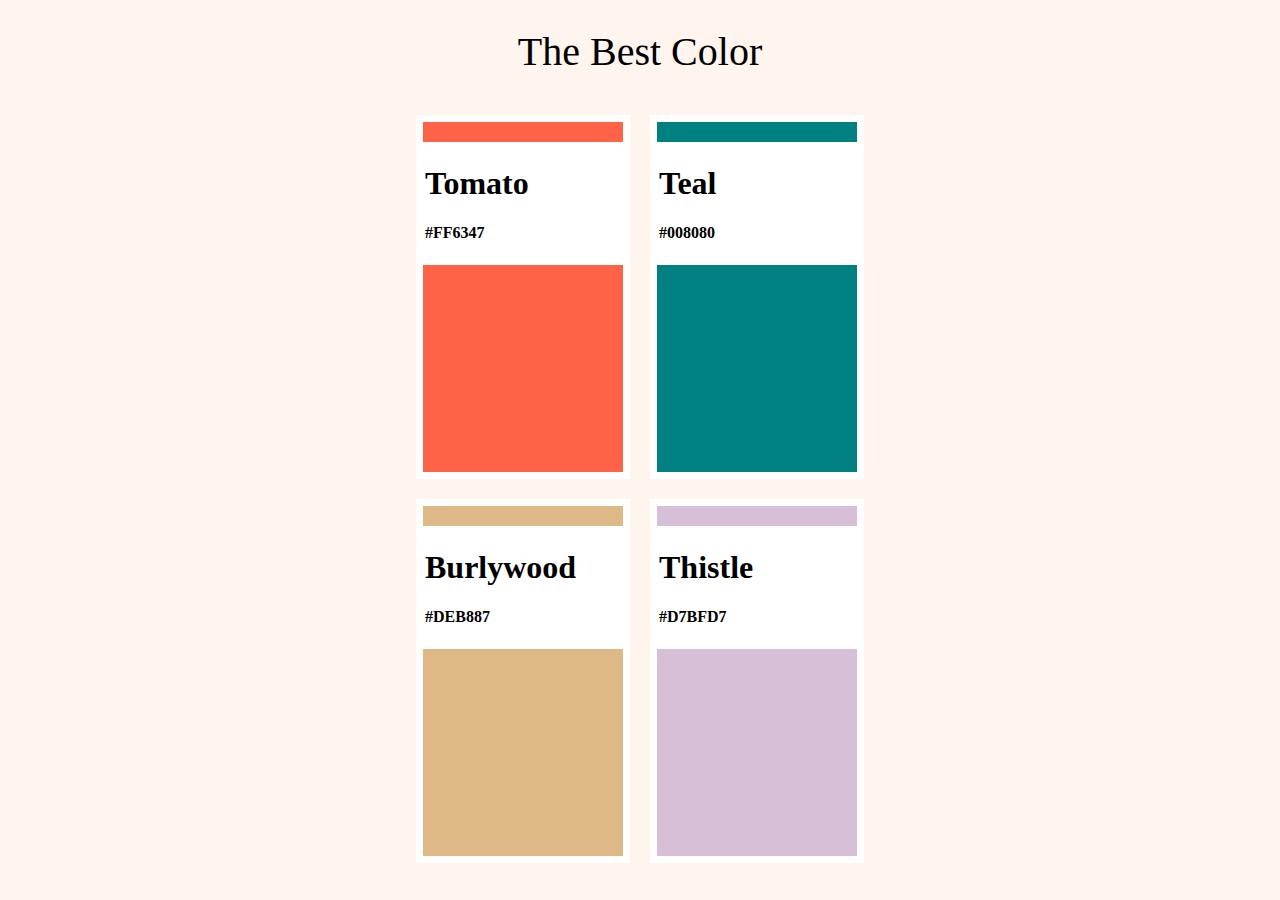
<file: 2022-10-10 challenge/index.html>
<!DOCTYPE html>
<html lang="en">
<head>
    <meta charset="UTF-8">
    <meta http-equiv="X-UA-Compatible" content="IE=edge">
    <meta name="viewport" content="width=device-width, initial-scale=1.0">
    <title>challenge!</title>
    <link href="style.css" rel="stylesheet"
</head>
<body>
    <header>The Best Color</header>
    <section>
        <div>
            <div><div><h1>Tomato</h1><h4>#FF6347</h4></div></div>
            <div><div><h1>Burlywood</h1><h4>#DEB887</h4></div></div>
        </div>
        <div>
            <div><div><h1>Teal</h1><h4>#008080</h4></div></div>
            <div><div><h1>Thistle</h1><h4>#D7BFD7</h4></div></div>
        </div>
    </section>

</body>
</html>
</file>
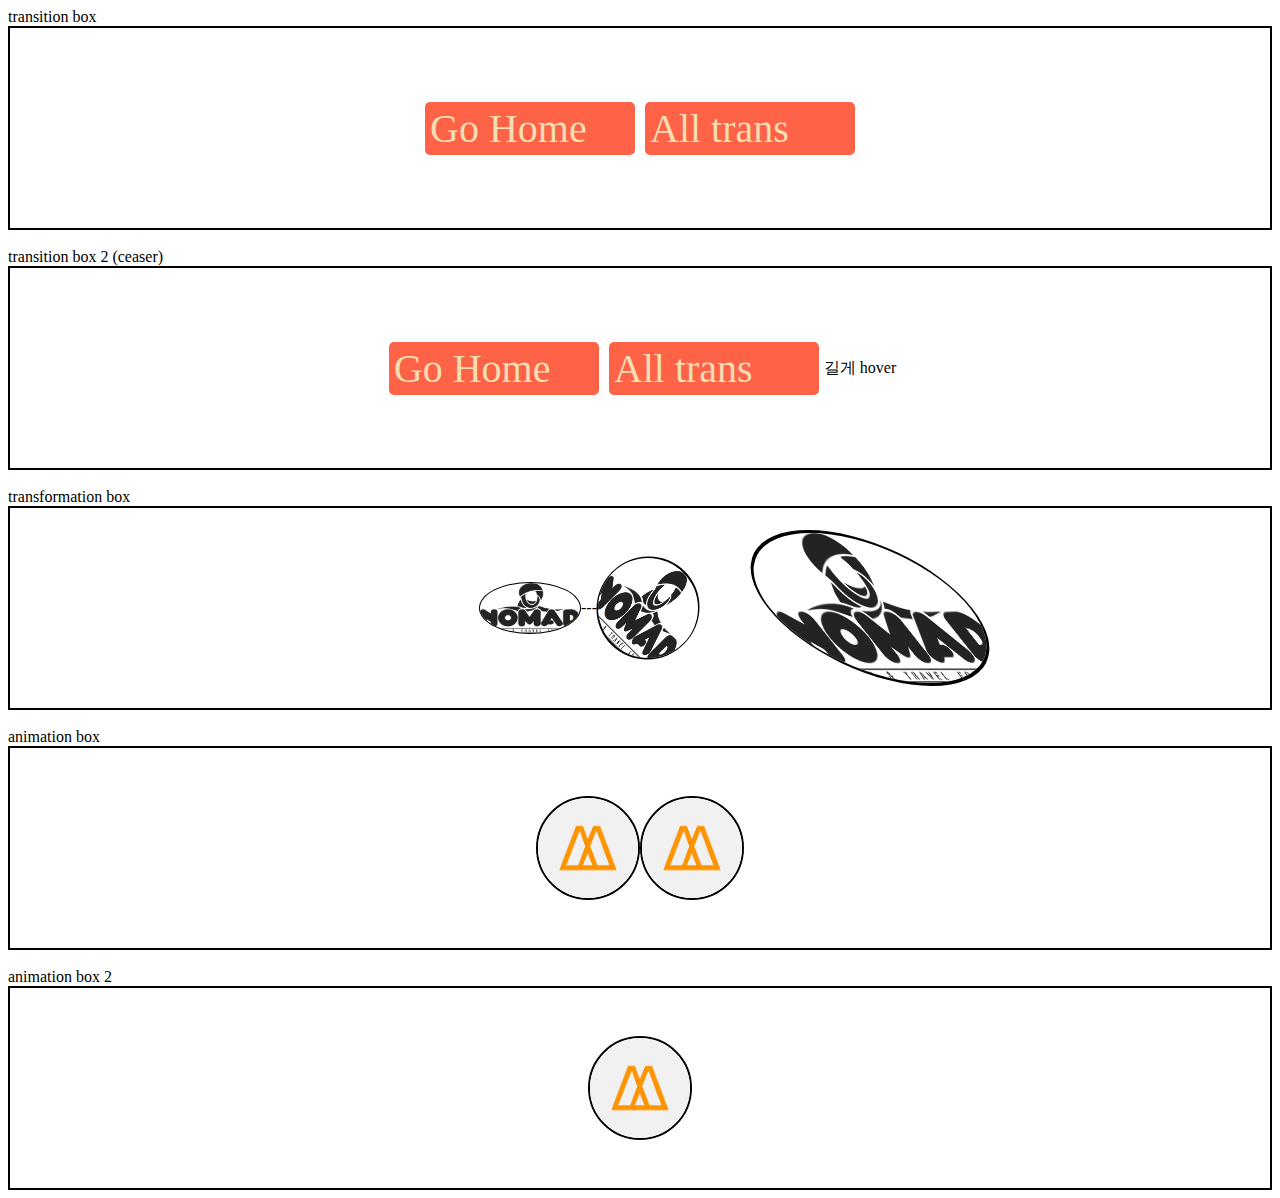
<file: Advanced CSS/index.html>
<!DOCTYPE html>
<html lang="en">
<head>
    <meta charset="UTF-8">
    <meta http-equiv="X-UA-Compatible" content="IE=edge">
    <meta name="viewport" content="width=device-width, initial-scale=1.0">
    <title>Advance CSS</title>
    <link href="style.css" rel="stylesheet" />
</head>
<body>
    <label>transition box</label>
    <section id="transition">
        <a href="#" id="tran-first" class="trans">Go Home</a>
        <a href="#" id="tran-second" class="trans">All trans</a>
    </section>
</br><label>transition box 2 (ceaser)</label>
    <section id="transition 2">
        <a href="#" id="tran2-first" class="trans2">Go Home</a>
        <a href="#" id="tran2-second" class="trans2">All trans</a>
        <span>길게 hover</span>
    </section>
</br><label>transformation box</label>
    <section id="transformation">
        <img src="img/nomad_turben.png" id="nomad-turben3" class="turben-img"/>
        <label>---</label>
        <img src="img/nomad_turben.png" id="nomad-turben" class="turben-img"/>
        <img src="img/nomad_turben.png" id="nomad-turben2" class="turben-img"/>
    </section>
</br><label>animation box</label>
    <section id="animation">
        <img src="img/nomad.png" id="nomad-img" class="nomad-img"/>
        <img src="img/nomad.png" id="nomad-img2" class="nomad-img"/>
    </section>
</br><label>animation box 2</label>
    <section id="animation 2">
        <img src="img/nomad.png" id="nomad-two-img" class="nomad-img"/>
    </section>
</body>
</html>
</file>
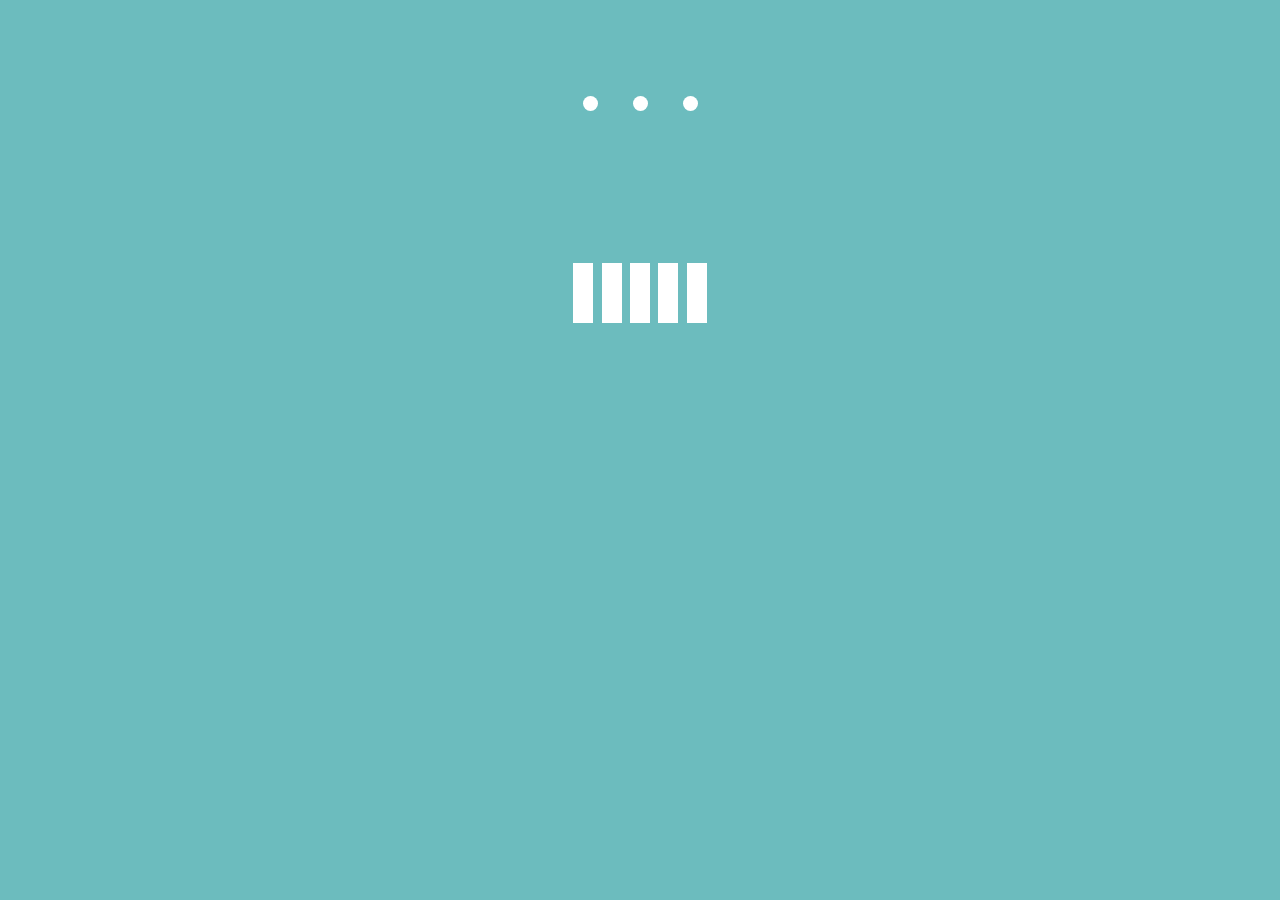
<file: chal 9 - Animate All The Things/index.html>
<!DOCTYPE html>
<html lang="en">
<head>
    <meta charset="UTF-8">
    <meta http-equiv="X-UA-Compatible" content="IE=edge">
    <meta name="viewport" content="width=device-width, initial-scale=1.0">
    <title>Animate All The Things</title>
    <link href="style.css" rel="stylesheet" />
</head>
<body>
    <article id="circle">
        <div></div>
        <div></div>
        <div></div>
    </article>
    <article id="rect">
        <div></div>
        <div></div>
        <div></div>
        <div></div>
        <div></div>
    </article>
</body>
</html>
</file>
<file: 2022-10-10 challenge/style.css>
body {
    display: flex;
    justify-content: center;
    align-items: center;
    flex-direction: column;
    background-color: seashell;
}
header {
    font-size: 40px;
    font-family:'Times New Roman', Times, serif;
    padding: 20px;
}
h1,h3,h4 {
    font-family: 'Times New Roman', Times, serif;
}

body > section {
    display: flex;
}

section > div > div {
    width: 200px;
    height: 350px;
    margin: 20px 10px;
    border: 7px white solid;
}
section > div:first-child > div:first-child {
    background-color: tomato;
}
section > div:first-child > div:last-child {
    background-color: burlywood;
}
section > div:last-child > div:first-child {
    background-color: teal;
}
section > div:last-child > div:last-child {
    background-color: thistle;
}

div div div {
    padding: 2px;
    background-color: white;
    position: relative;
    top: 20px;
}
</file>
<file: Advanced CSS/style.css>
section {
    height: 200px;
    border: black 2px solid;
    display: flex;
    justify-content: center;
    align-items: center;

}

a {
    color: wheat;
    background-color: tomato;
    text-decoration: none;
    padding: 3px 5px;
    border-radius: 5px;
    font-size: 40px;
    margin: 5px;
    width: 200px;
}

#tran-first {
    /* transition은 status값이 없는 곳에 적용시켜야 한다. (적용시킬 대상, 딜레이시간, 효과스타일 ) 
        효과스타일 >>> (https://matthewlein.com/tools/ceaser)
    */
    transition: background-color 0.3s ease-in-out, color 1s ease-in-out;
}
#tran-second {
    transition: all 2s ease-in-out;
}
.trans:hover {
    color: tomato;
    background-color: wheat;
    border-radius: 25px;
}

#tran2-first {
    transition: background-color 0.3s ease-in-out, color 1s cubic-bezier(0.075, 0.820, 0.165, 1.000), 
                width 2s cubic-bezier(0.680, -0.550, 0.265, 1.550);
}
#tran2-second {
    transition: all 2s cubic-bezier(0.680, -0.550, 0.265, 1.550);
}
.trans2:hover {
    color: tomato;
    background-color: wheat;
    border-radius: 25px;
    width: 350px;
}

#nomad-turben {
    transform: rotateX(40deg) rotateY(70deg) rotate(45deg);
    transform: rotateZ(45deg) scaleY(2);
    /* transform: rotateX(45deg); */
    /* transform: rotate(45deg); */
    /* 두개를 쓰면 하나만 적용된다. 한번적용할때 모든 설정값을 넣어주자. */
    transition: transform 1s ease-in-out;
}
#nomad-turben2 {
    /* translate를 사용할 경우 다른 요소에는 영향을 미치지 않는다. 3d작업을 하는 것이다. */
    transform: scale(2, 3) translateX(60px) skew(50deg);
    transition: transform 1s ease-in-out;
}
.turben-img {
    width: 100px;
    height: 50px;
    border: 1px solid black;
    border-radius: 50%; 
}
#nomad-turben:hover {
    transform: skew(60deg);
}
#nomad-turben2:hover {
    transform: rotateZ(45deg) scaleY(2) skew(0deg);
}
#nomad-turben3 {
    transition: transform 2s ease-in-out;
}
#nomad-turben3:hover {
    transform: rotateX(360deg) scale(0.5);
}

.nomad-img {
    width: 100px;
    height: 100px;
    border-radius: 50%;
    border: 2px solid black;
}
@keyframes superSexyCoinFlip {
    from {
        transform: rotateX(0);
    }
    to {
        transform: rotateX(360deg) translateX(100px);
    }
}
#nomad-img {
    animation: superSexyCoinFlip 8s ease-in-out;
}
#nomad-img2 {
    animation: superSexyCoinFlip 2s ease-in-out infinite;
}

@keyframes superSexyCoinFlip-per {
    0% {
        transform: rotateY(0); 
    }
    25% {
        transform: scale(2);
        border-radius: 50%;
    }
    50% {
        transform: rotateY(180deg);
        border-radius: 0px;
        border-color: tomato;
        opacity: 0.1;
    }
    75% {
        transform: scale(4); 
    }
    100% {
        /* transform: rotateX(0); */  /* 값을 넣지 않아도 적용이된다. 원래값으로 적용되는듯 하다. 
                                         translateX(0px)를 넣지않아도 되듯이.. */    
    }
}
/* https://animate.style/ 에서 가져온 코드 */
@-webkit-keyframes wobble {
    from {
      -webkit-transform: translate3d(0, 0, 0);
      transform: translate3d(0, 0, 0);
    }
  
    15% {
      -webkit-transform: translate3d(-25%, 0, 0) rotate3d(0, 0, 1, -5deg);
      transform: translate3d(-25%, 0, 0) rotate3d(0, 0, 1, -5deg);
    }
  
    30% {
      -webkit-transform: translate3d(20%, 0, 0) rotate3d(0, 0, 1, 3deg);
      transform: translate3d(20%, 0, 0) rotate3d(0, 0, 1, 3deg);
    }
  
    45% {
      -webkit-transform: translate3d(-15%, 0, 0) rotate3d(0, 0, 1, -3deg);
      transform: translate3d(-15%, 0, 0) rotate3d(0, 0, 1, -3deg);
    }
  
    60% {
      -webkit-transform: translate3d(10%, 0, 0) rotate3d(0, 0, 1, 2deg);
      transform: translate3d(10%, 0, 0) rotate3d(0, 0, 1, 2deg);
    }
  
    75% {
      -webkit-transform: translate3d(-5%, 0, 0) rotate3d(0, 0, 1, -1deg);
      transform: translate3d(-5%, 0, 0) rotate3d(0, 0, 1, -1deg);
    }
}

#nomad-two-img {
    animation: superSexyCoinFlip-per 4s ease-in-out infinite;
}
</file>
<file: chal 9 - Animate All The Things/style.css>
body {
    background-color: #6CBCBE;
    display: flex;
    justify-content: center;
    align-items: center;
    flex-direction: column;
}

article {
    width: 150px;
    height: 150px;
    display: flex;
    align-items: center;
    margin: 20px;
}

#circle {
    justify-content: space-around;
}
#rect {
    justify-content: space-evenly;

}

#circle div {
    width: 15px;
    height: 15px;
    background-color: white;
    border-radius: 50%;
}

#rect div {
    width: 20px;
    height: 60px;
    background-color: white;
}

@keyframes circleTopAround {
    20% {
        transform: translateX(0) translateY(0);
    }
    35%{
        transform: translateX(25px) translateY(-32px);
    }
    50% {
        transform: translateX(50px) translateY(-50px);
    }
    65% {
        transform: translateX(75px) translateY(-32px);
    }
    80% {
        transform: translateX(100px) translateY(0);
    }
    100% {
        transform: translateX(100px) translateY(0);
    }
}
#circle div:first-child {
    animation: circleTopAround 1s linear infinite;
}

@keyframes circleBottomAround {
    20% {
        transform: translateX(0);
    }
    35% {
        transform: translateX(-25px) translateY(32px);
    }
    50% {
        transform: translateX(-50px) translateY(50px);
    }
    65% {
        transform: translateX(-75px) translateY(32px);
    }
    80% {
        transform: translateX(-100px);
    }
    100% {
        transform: translateX(-100px);
    }
}
#circle div:last-child {
    animation: circleBottomAround 1s linear infinite;
}

@keyframes rectFirstAction {
    10% {height: 60px;} 30% {height: 130px;} 50% {height: 60px;}
}
@keyframes rect2thAction {
    20% {height: 60px;} 40% {height: 130px;} 60% {height: 60px;}
}
@keyframes rect3thAction {
    30% {height: 60px;} 50% {height: 130px;} 70% {height: 60px;}
}
@keyframes rect4thAction {
    40% {height: 60px;} 60% {height: 130px;} 80% {height: 60px;}
}
@keyframes rect5thAction {
    50% {height: 60px;} 70% {height: 130px;} 90% {height: 60px;}
}
#rect div:first-child {
    animation: rectFirstAction 1s ease-in-out infinite;
}
#rect div:nth-child(2) {
    animation: rect2thAction 1s ease-in-out infinite;
}
#rect div:nth-child(3) {
    animation: rect3thAction 1s ease-in-out infinite;
}
#rect div:nth-child(4) {
    animation: rect4thAction 1s ease-in-out infinite;
}
#rect div:nth-child(5) {
    animation: rect5thAction 1s ease-in-out infinite;
}
</file>
